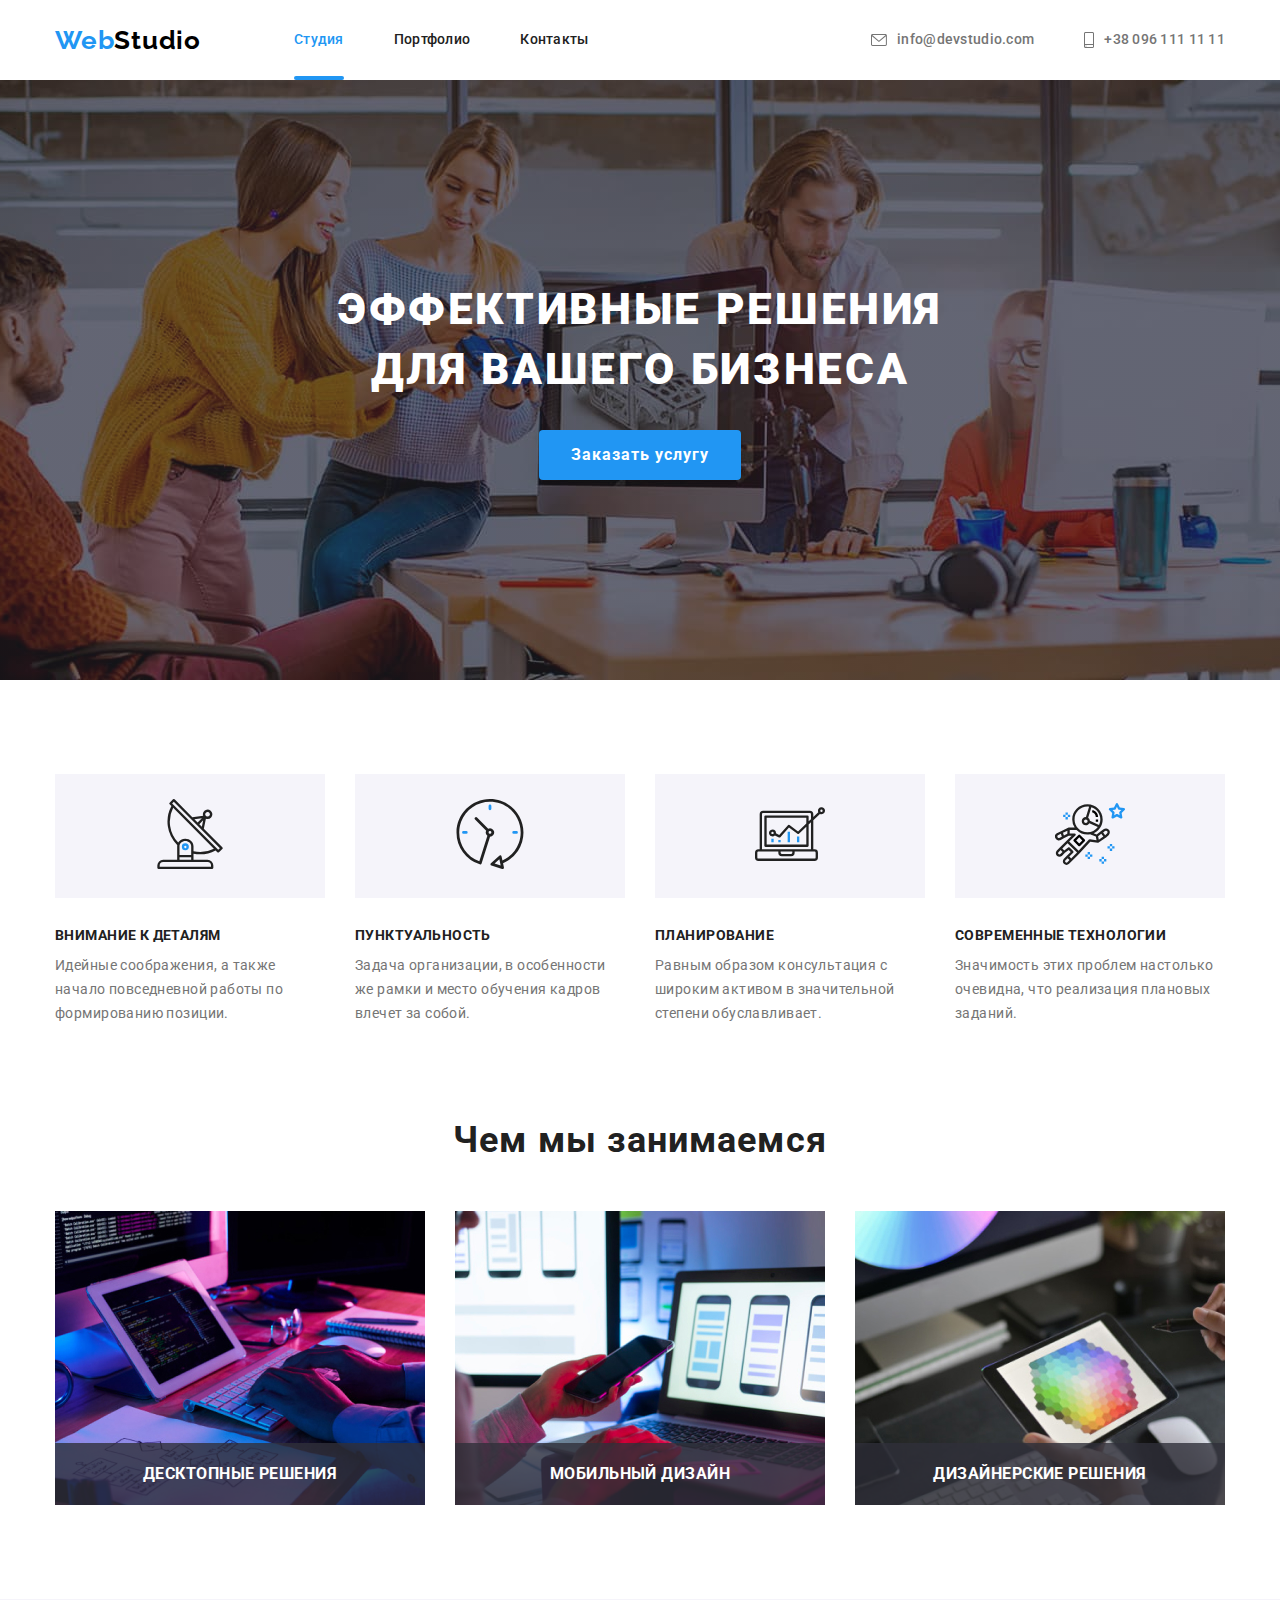
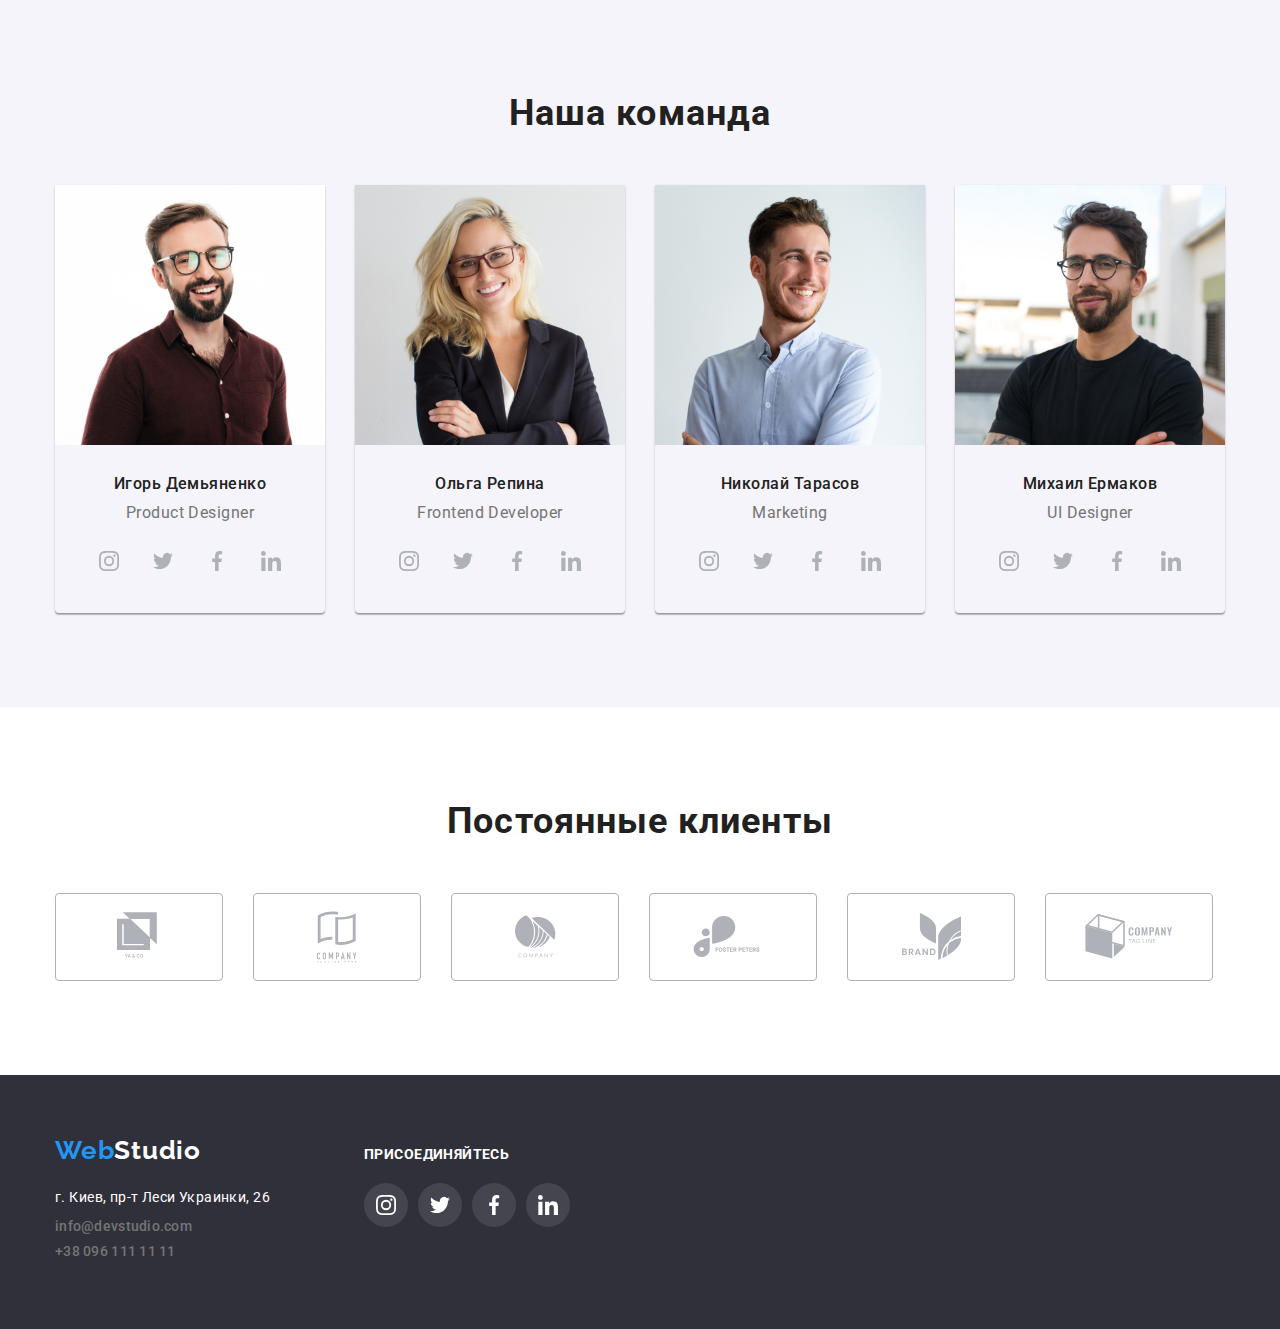
<file: index.html>
<!DOCTYPE html>
<html lang="ru">
  <head>
    <meta charset="UTF-8" />
    <meta name="viewport" content="width=device-width, initial-scale=1.0" />
    <title>Document</title>
    <link
      href="https://fonts.googleapis.com/css2?family=Raleway:wght@700&family=Roboto:wght@400;500;700;900&display=fallback"
      rel="stylesheet"
    />
    <link
      rel="stylesheet"
      href="https://cdnjs.cloudflare.com/ajax/libs/modern-normalize/0.7.0/modern-normalize.min.css"
    />
    <link rel="stylesheet" href="./css/styles.css" />
  </head>
  <body>
    <!--_______________ Шапка_______________ -->
    <header>
      <div class="container header">
        <nav class="header-nav">
          <a class="logo" href="./index.html"><span>Web</span>Studio</a>
          <ul class="header-list">
            <li><a class="link current" href="./index.html">Студия</a></li>
            <li><a class="link" href="./index2.html">Портфолио</a></li>
            <li><a class="link" href="#">Контакты</a></li>
          </ul>
        </nav>
        <address class="header-address">
          <a class="contacts" href="mailto:info@devstudio.com">
            <svg width="16" height="12">
              <use href="./images/symbol-defs.svg#icon-envelope"></use>
            </svg>
            info@devstudio.com</a
          >
          <a class="contacts" href="call:+380961111111"
            ><svg width="10" height="16">
              <use href="./images/symbol-defs.svg#icon-smartphone"></use></svg
            >+38 096 111 11 11</a
          >
        </address>
      </div>
    </header>
    <main>
      <!--______________ Главная секция ______________ -->
      <section class="hero-container">
        <h1 class="hero-title">ЭФФЕКТИВНЫЕ РЕШЕНИЯ<br />ДЛЯ ВАШЕГО БИЗНЕСА</h1>
        <button class="blue-button" data-modal-open type="button">
          Заказать услугу
        </button>
        <!-- <a class="blue-button" data-modal-open href="#">Заказать услугу</a> -->
      </section>

      <!--_____________ Наши преимущества________________ -->
      <section class="our-benefits">
        <div class="container">
          <h2 class="visually-hidden">Наши преимущества</h2>
          <ul class="our-benefits-list">
            <li class="our-benefits-item antenna">
              <div class="background">
                <svg width="70" height="70">
                  <use href="./images/symbol-defs.svg#icon-antenna1"></use>
                </svg>
              </div>
              <h3>Внимание к деталям</h3>
              <p>
                Идейные соображения, а также <br />
                начало повседневной работы по <br />
                формированию позиции.
              </p>
            </li>
            <li class="our-benefits-item clock">
              <div class="background">
                <svg width="70" height="70">
                  <use href="./images/symbol-defs.svg#icon-clock1"></use>
                </svg>
              </div>

              <h3>Пунктуальность</h3>
              <p>
                Задача организации, в особенности <br />
                же рамки и место обучения кадров <br />
                влечет за собой.
              </p>
            </li>
            <li class="our-benefits-item diagram">
              <div class="background">
                <svg width="70" height="70">
                  <use href="./images/symbol-defs.svg#icon-diagram1"></use>
                </svg>
              </div>
              <h3>Планирование</h3>
              <p>
                Равным образом консультация с <br />
                широким активом в значительной <br />
                степени обуславливает.
              </p>
            </li>
            <li class="our-benefits-item austranaut">
              <div class="background">
                <svg width="70" height="70">
                  <use href="./images/symbol-defs.svg#icon-astronaut1"></use>
                </svg>
              </div>
              <h3>Современные технологии</h3>
              <p>
                Значимость этих проблем настолько <br />
                очевидна, что реализация плановых <br />
                заданий.
              </p>
            </li>
          </ul>
        </div>
      </section>
      <!-- _____________Чем мы занимаемся _____________-->
      <section class="basic-section">
        <div class="container">
          <h2 class="section-title">Чем мы занимаемся</h2>
          <ul class="what-we-do-list">
            <li>
              <div class="thumb">
                <img src="./images/box1.jpg" width="370" alt="Планшет" />
                <p class="h3">Десктопные решения</p>
              </div>
            </li>
            <li>
              <div class="thumb">
                <img
                  src="./images/box2.jpg"
                  width="370"
                  alt="Мобильные приложения"
                />
                <p class="h3">Мобильный дизайн</p>
              </div>
            </li>
            <li>
              <div class="thumb">
                <img
                  src="./images/box3.jpg"
                  width="370"
                  alt="Дизайнерские решения"
                />
                <p class="h3">Дизайнерские решения</p>
              </div>
            </li>
          </ul>
        </div>
      </section>
      <!-- ____________Наша команда_____________________ -->
      <section class="basic-section team">
        <div class="container">
          <h2 class="section-title">Наша команда</h2>
          <ul class="our-team-list">
            <li>
              <img
                src="./images/face1.jpg"
                width="270"
                alt="Игорь Демьяненко"
              />
              <h4>Игорь Демьяненко</h4>
              <p>Product Designer</p>
              <ul class="social-network-list">
                <li>
                  <a class="social-network-item" href="#">
                    <svg class="social-network-logo">
                      <use href="./images/symbol-defs.svg#icon-instagram"></use>
                    </svg>
                  </a>
                </li>
                <li>
                  <a class="social-network-item" href="#">
                    <svg class="social-network-logo">
                      <use href="./images/symbol-defs.svg#icon-twitter"></use>
                    </svg>
                  </a>
                </li>
                <li>
                  <a class="social-network-item" href="#">
                    <svg class="social-network-logo">
                      <use href="./images/symbol-defs.svg#icon-facebook"></use>
                    </svg>
                  </a>
                </li>
                <li>
                  <a class="social-network-item" href="#">
                    <svg class="social-network-logo">
                      <use href="./images/symbol-defs.svg#icon-linkedin"></use>
                    </svg>
                  </a>
                </li>
              </ul>
            </li>
            <li>
              <img src="./images/face2.jpg" width="270" alt="Ольга Репина" />
              <h4>Ольга Репина</h4>
              <p>Frontend Developer</p>
              <ul class="social-network-list">
                <li>
                  <a class="social-network-item" href="#">
                    <svg class="social-network-logo">
                      <use href="./images/symbol-defs.svg#icon-instagram"></use>
                    </svg>
                  </a>
                </li>
                <li>
                  <a class="social-network-item" href="#">
                    <svg class="social-network-logo">
                      <use href="./images/symbol-defs.svg#icon-twitter"></use>
                    </svg>
                  </a>
                </li>
                <li>
                  <a class="social-network-item" href="#">
                    <svg class="social-network-logo">
                      <use href="./images/symbol-defs.svg#icon-facebook"></use>
                    </svg>
                  </a>
                </li>
                <li>
                  <a class="social-network-item" href="#">
                    <svg class="social-network-logo">
                      <use href="./images/symbol-defs.svg#icon-linkedin"></use>
                    </svg>
                  </a>
                </li>
              </ul>
            </li>
            <li>
              <img src="./images/face3.jpg" width="270" alt="Николай Тарасов" />
              <h4>Николай Тарасов</h4>
              <p>Marketing</p>
              <ul class="social-network-list">
                <li>
                  <a class="social-network-item" href="#">
                    <svg class="social-network-logo">
                      <use href="./images/symbol-defs.svg#icon-instagram"></use>
                    </svg>
                  </a>
                </li>
                <li>
                  <a class="social-network-item" href="#">
                    <svg class="social-network-logo">
                      <use href="./images/symbol-defs.svg#icon-twitter"></use>
                    </svg>
                  </a>
                </li>
                <li>
                  <a class="social-network-item" href="#">
                    <svg class="social-network-logo">
                      <use href="./images/symbol-defs.svg#icon-facebook"></use>
                    </svg>
                  </a>
                </li>
                <li>
                  <a class="social-network-item" href="#">
                    <svg class="social-network-logo">
                      <use href="./images/symbol-defs.svg#icon-linkedin"></use>
                    </svg>
                  </a>
                </li>
              </ul>
            </li>
            <li>
              <img src="./images/face4.jpg" width="270" alt="Михаил Ермаков" />
              <h4>Михаил Ермаков</h4>
              <p>UI Designer</p>
              <ul class="social-network-list">
                <li>
                  <a class="social-network-item" href="#">
                    <svg class="social-network-logo">
                      <use href="./images/symbol-defs.svg#icon-instagram"></use>
                    </svg>
                  </a>
                </li>
                <li>
                  <a class="social-network-item" href="#">
                    <svg class="social-network-logo">
                      <use href="./images/symbol-defs.svg#icon-twitter"></use>
                    </svg>
                  </a>
                </li>
                <li>
                  <a class="social-network-item" href="#">
                    <svg class="social-network-logo">
                      <use href="./images/symbol-defs.svg#icon-facebook"></use>
                    </svg>
                  </a>
                </li>
                <li>
                  <a class="social-network-item" href="#">
                    <svg class="social-network-logo">
                      <use href="./images/symbol-defs.svg#icon-linkedin"></use>
                    </svg>
                  </a>
                </li>
              </ul>
            </li>
          </ul>
        </div>
      </section>
      <!-- _______________________Постоянные клиенты _____________________ -->
      <section class="basic-section">
        <div class="container">
          <h2 class="section-title">Постоянные клиенты</h2>
          <ul class="clients-list">
            <li class="clients-link">
              <a class="icon-logo" href="#">
                <svg width="44" height="49">
                  <use href="./images/symbol-defs.svg#icon-logo1"></use>
                </svg>
              </a>
            </li>
            <li class="clients-link">
              <a class="icon-logo" href="#">
                <svg width="40" height="52">
                  <use href="./images/symbol-defs.svg#icon-logo2"></use>
                </svg>
              </a>
            </li>
            <li class="clients-link">
              <a class="icon-logo" href="#"
                ><svg width="41" height="43">
                  <use href="./images/symbol-defs.svg#icon-logo3"></use></svg
              ></a>
            </li>
            <li class="clients-link">
              <a class="icon-logo" href="#"
                ><svg width="80" height="42">
                  <use href="./images/symbol-defs.svg#icon-logo4"></use></svg
              ></a>
            </li>
            <li class="clients-link">
              <a class="icon-logo" href="#"
                ><svg width="59" height="47">
                  <use href="./images/symbol-defs.svg#icon-logo5"></use></svg
              ></a>
            </li>
            <li class="clients-link">
              <a class="icon-logo" href="#"
                ><svg width="88" height="45">
                  <use href="./images/symbol-defs.svg#icon-logo6"></use></svg
              ></a>
            </li>
          </ul>
        </div>
      </section>
    </main>
    <!-- ________________Футер_________________________ -->
    <footer class="footer">
      <div class="container">
        <div class="footer-column">
          <a class="logo" href="./index.html"><span>Web</span>Studio</a>
          <address>
            <p>г. Киев, пр-т Леси Украинки, 26</p>
            <a class="contacts" href="mailto:info@devstudio.com"
              >info@devstudio.com</a
            >
            <a class="contacts" href="call:+380961111111">+38 096 111 11 11</a>
          </address>
        </div>
        <div class="footer-column">
          <p class="h3">Присоединяйтесь</p>
          <ul class="social-network-list">
            <li>
              <a class="social-network-item" href="#">
                <svg class="social-network-logo">
                  <use href="./images/symbol-defs.svg#icon-instagram"></use>
                </svg>
              </a>
            </li>
            <li>
              <a class="social-network-item" href="#">
                <svg class="social-network-logo">
                  <use href="./images/symbol-defs.svg#icon-twitter"></use>
                </svg>
              </a>
            </li>
            <li>
              <a class="social-network-item" href="#">
                <svg class="social-network-logo">
                  <use href="./images/symbol-defs.svg#icon-facebook"></use>
                </svg>
              </a>
            </li>
            <li>
              <a class="social-network-item" href="#">
                <svg class="social-network-logo">
                  <use href="./images/symbol-defs.svg#icon-linkedin"></use>
                </svg>
              </a>
            </li>
          </ul>
        </div>
      </div>
    </footer>
    <!-- ________________________________________MОДАЛЬНОЕ ОКНО ______________________________________ -->
    <div class="backdrop is-hidden" data-modal>
      <div class="modal">
        <button class="close-button" data-modal-close>
          <svg class="close" width="30" height="30">
            <use href="./images/symbol-defs.svg#icon-close"></use>
          </svg>
        </button>
      </div>
    </div>
    <script src="./js/modal.js"></script>
  </body>
</html>
</file>
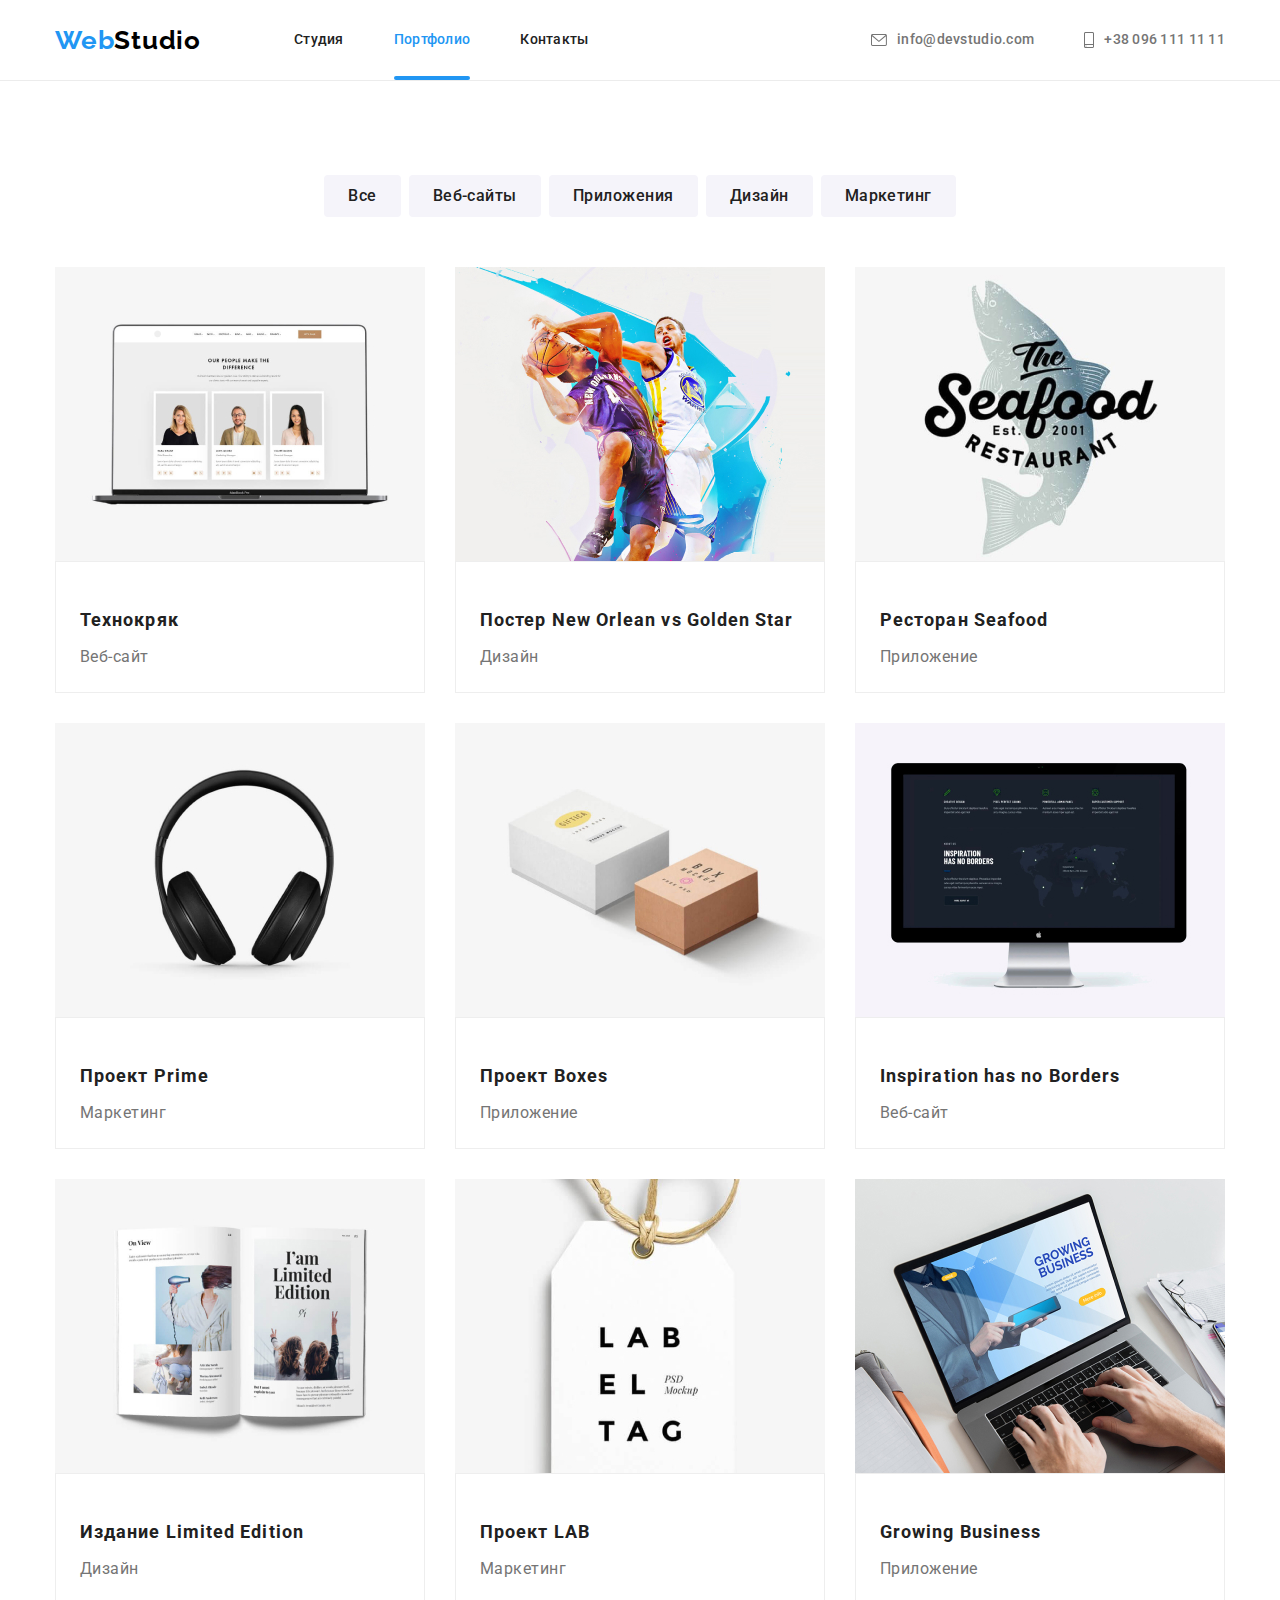
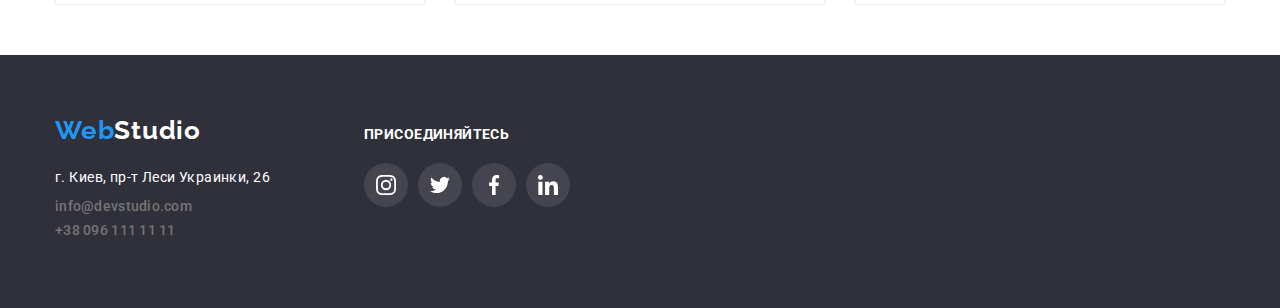
<file: index2.html>
<!DOCTYPE html>
<html lang="ru">
  <head>
    <meta charset="UTF-8" />
    <meta name="viewport" content="width=device-width, initial-scale=1.0" />
    <title>Document</title>
    <link
      href="https://fonts.googleapis.com/css2?family=Raleway:wght@700&family=Roboto:wght@400;500;700;900&display=fallback"
      rel="stylesheet"
    />
    <link
      rel="stylesheet"
      href="https://cdnjs.cloudflare.com/ajax/libs/modern-normalize/0.7.0/modern-normalize.min.css"
    />
    <link rel="stylesheet" href="./css/styles.css" />
  </head>
  <body>
    <!--_______________ Шапка_______________ -->
    <!-- <li><a class="link current" href="">Портфолио</a></li> -->
    <header class="page-header">
      <div class="container header">
        <nav class="header-nav">
          <a class="logo" href="./index.html"><span>Web</span>Studio</a>
          <ul class="header-list">
            <li><a class="link" href="./index.html">Студия</a></li>
            <li><a class="link current" href="./index2.html">Портфолио</a></li>
            <li><a class="link" href="">Контакты</a></li>
          </ul>
        </nav>
        <address class="header-address">
          <a class="contacts" href="mailto:info@devstudio.com">
            <svg width="16" height="12">
              <use href="./images/symbol-defs.svg#icon-envelope"></use>
            </svg>
            info@devstudio.com</a
          >
          <a class="contacts" href="call:+380961111111"
            ><svg width="10" height="16">
              <use href="./images/symbol-defs.svg#icon-smartphone"></use></svg
            >+38 096 111 11 11</a
          >
        </address>
      </div>
    </header>
    <main>
      <!-- Портфолио -->
      <section class="portfolio">
        <h1 class="visually-hidden">Портфолио</h1>
        <!--_______________________________ Кнопки________________________ -->
        <div class="container">
          <div class="gray-button-container">
            <ul class="button-list">
              <li><button class="gray-button" type="button">Все</button></li>
              <li>
                <button class="gray-button" type="button">Веб-сайты</button>
              </li>
              <li>
                <button class="gray-button" type="button">Приложения</button>
              </li>
              <li><button class="gray-button" type="button">Дизайн</button></li>
              <li>
                <button class="gray-button" type="button">Маркетинг</button>
              </li>
            </ul>
          </div>
          <!--____________________________ Примеры работ_____________________ -->
          <div>
            <ul class="portfolio-list">
              <li>
                <a class="portfolio-link" href="#">
                  <div class="portfolio-thumb">
                    <div class="portfolio-overlay">
                      <img
                        src="./images/example_1.jpg"
                        alt="Страница веб-сайта"
                      />
                      <p class="legend">
                        Технокряк это современная площадка распространения
                        коронавируса. Компании используют эту платформу для
                        цифрового шпионажа и атак на защищённые сервера
                        конкурентов.
                      </p>
                    </div>
                  </div>
                  <div class="portfolio-describtion">
                    <h2>Технокряк</h2>
                    <p class="portfolio-title">Веб-сайт</p>
                  </div>
                </a>
              </li>
              <li>
                <a class="portfolio-link" href="#">
                  <div class="portfolio-thumb">
                    <img src="./images/example_2.jpg" alt="Постер-обложка" />
                    <p class="legend">
                      Технокряк это современная площадка распространения
                      коронавируса. Компании используют эту платформу для
                      цифрового шпионажа и атак на защищённые сервера
                      конкурентов.
                    </p>
                  </div>

                  <div class="portfolio-describtion">
                    <h2>Постер New Orlean vs Golden Star</h2>
                    <p class="portfolio-title">Дизайн</p>
                  </div>
                </a>
              </li>
              <li>
                <a class="portfolio-link" href="">
                  <div class="portfolio-thumb">
                    <img src="./images/example_3.jpg" alt="Логотип ресторана" />
                    <p class="legend">
                      Технокряк это современная площадка распространения
                      коронавируса. Компании используют эту платформу для
                      цифрового шпионажа и атак на защищённые сервера
                      конкурентов.
                    </p>
                  </div>

                  <div class="portfolio-describtion">
                    <h2>Ресторан Seafood</h2>
                    <p class="portfolio-title">Приложение</p>
                  </div>
                </a>
              </li>
              <li>
                <a class="portfolio-link" href="#">
                  <div class="portfolio-thumb">
                    <img src="./images/example_4.jpg" alt="Наушники" />
                    <p class="legend">
                      Технокряк это современная площадка распространения
                      коронавируса. Компании используют эту платформу для
                      цифрового шпионажа и атак на защищённые сервера
                      конкурентов.
                    </p>
                  </div>
                  <div class="portfolio-describtion">
                    <h2>Проект Prime</h2>
                    <p class="portfolio-title">Маркетинг</p>
                  </div>
                </a>
              </li>
              <li>
                <a class="portfolio-link" href="">
                  <div class="portfolio-thumb">
                    <img src="./images/example_5.jpg" alt="Макет коробки" />
                    <p class="legend">
                      Технокряк это современная площадка распространения
                      коронавируса. Компании используют эту платформу для
                      цифрового шпионажа и атак на защищённые сервера
                      конкурентов.
                    </p>
                  </div>

                  <div class="portfolio-describtion">
                    <h2>Проект Boxes</h2>
                    <p class="portfolio-title">Приложение</p>
                  </div>
                </a>
              </li>
              <li>
                <a class="portfolio-link" href="">
                  <div class="portfolio-thumb">
                    <img
                      src="./images/example_6.jpg"
                      alt="Дизайн веб-страницы"
                    />
                    <p class="legend">
                      Технокряк это современная площадка распространения
                      коронавируса. Компании используют эту платформу для
                      цифрового шпионажа и атак на защищённые сервера
                      конкурентов.
                    </p>
                  </div>

                  <div class="portfolio-describtion">
                    <h2>Inspiration has no Borders</h2>
                    <p class="portfolio-title">Веб-сайт</p>
                  </div>
                </a>
              </li>
              <li>
                <a class="portfolio-link" href="">
                  <div class="portfolio-thumb">
                    <img src="./images/example_7.jpg" alt="Дизайн книги" />
                    <p class="legend">
                      Технокряк это современная площадка распространения
                      коронавируса. Компании используют эту платформу для
                      цифрового шпионажа и атак на защищённые сервера
                      конкурентов.
                    </p>
                  </div>

                  <div class="portfolio-describtion">
                    <h2>Издание Limited Edition</h2>
                    <p class="portfolio-title">Дизайн</p>
                  </div>
                </a>
              </li>
              <li>
                <a class="portfolio-link" href="">
                  <div class="portfolio-thumb">
                    <img src="./images/example_8.jpg" alt="Бирка" />
                    <p class="legend">
                      Технокряк это современная площадка распространения
                      коронавируса. Компании используют эту платформу для
                      цифрового шпионажа и атак на защищённые сервера
                      конкурентов.
                    </p>
                  </div>

                  <div class="portfolio-describtion">
                    <h2>Проект LAB</h2>
                    <p class="portfolio-title">Маркетинг</p>
                  </div>
                </a>
              </li>
              <li>
                <a class="portfolio-link" href="">
                  <div class="portfolio-thumb">
                    <img src="./images/example_9.jpg" alt="Веб-приложение" />
                    <p class="legend">
                      Технокряк это современная площадка распространения
                      коронавируса. Компании используют эту платформу для
                      цифрового шпионажа и атак на защищённые сервера
                      конкурентов.
                    </p>
                  </div>

                  <div class="portfolio-describtion">
                    <h2>Growing Business</h2>
                    <p class="portfolio-title">Приложение</p>
                  </div>
                </a>
              </li>
            </ul>
          </div>
        </div>
      </section>
    </main>
    <!-- ________________Футер_________________________ -->
    <footer class="footer">
      <div class="container">
        <div class="footer-column">
          <a class="logo" href="./index.html"><span>Web</span>Studio</a>
          <address>
            <p>г. Киев, пр-т Леси Украинки, 26</p>
            <a class="contacts" href="mailto:info@devstudio.com"
              >info@devstudio.com</a
            >
            <a class="contacts" href="call:+380961111111">+38 096 111 11 11</a>
          </address>
        </div>
        <div class="footer-column">
          <p class="h3">Присоединяйтесь</p>
          <ul class="social-network-list">
            <li>
              <a class="social-network-item" href="#">
                <svg class="social-network-logo">
                  <use href="./images/symbol-defs.svg#icon-instagram"></use>
                </svg>
              </a>
            </li>
            <li>
              <a class="social-network-item" href="#">
                <svg class="social-network-logo">
                  <use href="./images/symbol-defs.svg#icon-twitter"></use>
                </svg>
              </a>
            </li>
            <li>
              <a class="social-network-item" href="#">
                <svg class="social-network-logo">
                  <use href="./images/symbol-defs.svg#icon-facebook"></use>
                </svg>
              </a>
            </li>
            <li>
              <a class="social-network-item" href="#">
                <svg class="social-network-logo">
                  <use href="./images/symbol-defs.svg#icon-linkedin"></use>
                </svg>
              </a>
            </li>
          </ul>
        </div>
      </div>
    </footer>
  </body>
</html>
</file>
<file: css/styles.css>
:root {
  --primary-text-color: #212121;
  --secondary-text-color: #757575;
  --accent-text-color: #2196f3;
}

/* ______________Общее форматирование_____________ */
body {
  font-family: Roboto, sans-serif;
  font-style: normal;
}
img {
  display: block;
  max-width: 100%;
  height: auto;
}

ul {
  list-style-type: none;
  margin: 0;
  padding: 0;
}

.visually-hidden:not(:focus):not(:active),
input[type="checkbox"].visually-hidden,
input[type="radio"].visually-hidden {
  position: absolute;

  width: 1px;
  height: 1px;
  margin: -1px;
  border: 0;
  padding: 0;

  white-space: nowrap;

  clip-path: inset(100%);
  clip: rect(0 0 0 0);
  overflow: hidden;
}

/* __________________ Логотип ___________________ */
.logo {
  font-family: Raleway, sans-serif;
  color: black;
  font-weight: bold;
  font-size: 26px;
  line-height: 1.19;
  letter-spacing: 0.03em;
  text-decoration: none;

  margin-right: 93px;
  display: block;
  /* padding-top: 24px;
  padding-bottom: 25px; */
}
.logo > span {
  color: var(--accent-text-color);
}

/* ________________ Навигация в шапке ____________*/
.header-list {
  display: flex;
}

.header-list > li:not(last-child) {
  margin-right: 50px;
}
.header-address {
  display: flex;
  margin-left: auto;
}
.header-address .contacts {
  padding-top: 32px;
  padding-bottom: 32px;
  align-items: center;
}
.header-nav {
  display: flex;
  align-items: center;
}
.container.header {
  display: flex;
  text-align: center;
}
.page-header {
  border-bottom: 1px solid #ececec;
}
.link {
  display: block;
  padding-top: 32px;
  padding-bottom: 32px;
  position: relative;

  color: var(--primary-text-color);
  font-weight: 500;
  font-size: 14px;
  line-height: 1.14;
  letter-spacing: 0.02em;
  list-style-type: none;
  text-decoration: none;

  transition: color;
  transition-duration: 250ms;
  transition-timing-function: cubic-bezier(0.4, 0, 0.2, 1);
}

.link::after {
  content: "";
  display: block;
  position: absolute;
  bottom: 0;
  width: 100%;
  height: 4px;
  background-color: var(--accent-text-color);
  border-radius: 4px;
  opacity: 0;
}

.link:hover,
.link:focus {
  color: var(--accent-text-color);
}

.contacts {
  color: var(--secondary-text-color);
  font-weight: 500;
  font-style: normal;
  font-size: 14px;
  line-height: 1.14;
  letter-spacing: 0.02em;
  text-decoration: none;
  display: flex;
  margin-right: 50px;
  transition: color;
  transition-duration: 250ms;
  transition-timing-function: cubic-bezier(0.4, 0, 0.2, 1);
}
.contacts svg {
  margin-right: 10px;
  fill: currentColor;
}
.contacts:last-child {
  margin-right: 0;
}
.contacts:hover,
.contacts:focus {
  color: var(--accent-text-color);
}

.contacts svg:hover,
.contacts svg:focus {
  fill: var(--accent-text-color);
}
.container {
  width: 1200px;
  padding-right: 15px;
  padding-left: 15px;
  margin-left: auto;
  margin-right: auto;
}

/* ___________________ Главная секция________________ */
.hero-container {
  height: 600px;
  max-width: 1600px;
  margin-right: auto;
  margin-left: auto;
  background-repeat: no-repeat;
  background-position: center;
  background-size: cover;

  background-image: linear-gradient(
      rgba(47, 48, 58, 0.4),
      rgba(47, 48, 58, 0.4)
    ),
    url(../images/Hero_Img.jpg);

  background-color: #c4c4c4;
  text-align: center;
  padding-top: 200px;
}
.hero-title {
  margin-top: 0;
  margin-bottom: 30px;
  font-weight: 900;
  font-size: 44px;
  line-height: 1.36;
  letter-spacing: 0.06em;
  text-transform: uppercase;
  color: #ffffff;
}
.blue-button {
  display: inline-block;
  padding: 10px 32px;
  min-width: 200px;
  min-height: 50px;
  box-shadow: 0px 4px 4px rgba(0, 0, 0, 0.15);
  border-radius: 4px;
  border: none;
  cursor: pointer;

  color: #ffffff;
  font-size: 16px;
  line-height: 1.87;
  letter-spacing: 0.06em;
  background-color: var(--accent-text-color);
  font-weight: bold;
  text-decoration: none;
  text-align: center;
}

/*________________ Наши преимущества________________*/

.our-benefits {
  padding-top: 94px;
  /* padding-bottom: 94px; */
}
.our-benefits-list {
  display: flex;
}

.our-benefits-item svg {
  margin: 25px 100px;
}
div.background {
  background-color: #f5f4fa;
}
.our-benefits-item {
  width: 270px;
}
.our-benefits-item:not(:last-child) {
  margin-right: 30px;
}

.our-benefits h3 {
  color: var(--primary-text-color);
  font-weight: bold;
  font-size: 14px;
  line-height: 1.14;
  letter-spacing: 0.03em;
  text-transform: uppercase;
  margin-top: 30px;
  margin-bottom: 10px;
}
.our-benefits p {
  color: var(--secondary-text-color);
  font-size: 14px;
  line-height: 1.7;
  letter-spacing: 0.03em;
  margin-top: 0;
  margin-bottom: 0;
}

/*  __________________Чем мы занимаемся ____________ */

.what-we-do-list {
  display: flex;
}
.what-we-do-list li:not(:last-child) {
  margin-right: 30px;
}
.section-title {
  color: var(--primary-text-color);
  font-weight: bold;
  font-size: 36px;
  line-height: 1.16;
  text-align: center;
  letter-spacing: 0.03em;
  margin-top: 0;
  margin-bottom: 50px;
}
.thumb {
  position: relative;
}
.thumb .h3 {
  position: absolute;
  padding-top: 22px;
  padding-bottom: 22px;
  bottom: 0;
  right: 0;
  left: 0;
  text-transform: uppercase;
  text-align: center;
  font-weight: bold;
  color: #ffffff;

  background-color: rgba(47, 48, 58, 0.8);
}

/* ________________________Наша команда__________________ */
.basic-section {
  padding-top: 94px;
  padding-bottom: 94px;
}
.basic-section.team {
  background-color: #f5f4fa;
}
.our-team-list {
  display: flex;
}
.our-team-list > li:not(:last-child) {
  margin-right: 30px;
}
.our-team-list > li {
  box-shadow: 0px 1px 3px rgba(0, 0, 0, 0.12), 0px 1px 1px rgba(0, 0, 0, 0.14),
    0px 2px 1px rgba(0, 0, 0, 0.2);
  border-radius: 0px 0px 4px 4px;
  text-align: center;
  padding-bottom: 30px;
}

.basic-section h4 {
  color: var(--primary-text-color);
  font-weight: 500;
  font-size: 16px;
  line-height: 1.18;
  letter-spacing: 0.03em;
  margin-top: 30px;
  margin-bottom: 10px;
}
.basic-section p {
  color: var(--secondary-text-color);
  font-weight: normal;
  font-size: 16px;
  line-height: 1.18;
  letter-spacing: 0.03em;
  margin-top: 0;
  margin-bottom: 0;
}
/* Список соцсетей */
.social-network-list {
  display: flex;
  justify-content: center;
  margin-top: 16px;
}
.social-network-list > li:not(:last-child) {
  margin-right: 10px;
}

.social-network-item {
  display: flex;
  justify-content: center;
  align-items: center;
  width: 44px;
  height: 44px;
  border-radius: 50%;

  transition: all;
  transition-duration: 250ms;
  transition-timing-function: cubic-bezier(0.4, 0, 0.2, 1);
}
.social-network-logo {
  width: 20px;
  height: 20px;
  fill: #afb1b8;

  transition: fill;
  transition-duration: 250ms;
  transition-timing-function: cubic-bezier(0.4, 0, 0.2, 1);
}
.social-network-item:hover .social-network-logo,
.social-network-item:focus .social-network-logo {
  fill: #ffffff;
}
.social-network-item:hover,
.social-network-item:focus {
  background-color: var(--accent-text-color);
}

/* ____________________Постоянные клиенты____________________ */
.clients-list {
  display: flex;
}
.icon-logo {
  display: flex;
  width: 168px;
  height: 88px;
  border: 1px solid #afb1b8;
  border-radius: 4px;
  justify-content: center;
  align-items: center;

  transition: border;
  transition-duration: 250ms;
  transition-timing-function: cubic-bezier(0.4, 0, 0.2, 1);
}
.icon-logo svg {
  fill: #afb1b8;

  transition: fill;
  transition-duration: 250ms;
  transition-timing-function: cubic-bezier(0.4, 0, 0.2, 1);
}

/* __________________________________Анимаци при ховере  */

.icon-logo:hover svg,
.icon-logo:focus svg {
  fill: var(--accent-text-color);
}
.icon-logo:hover,
.icon-logo:focus {
  border: 1px solid #2196f3;
}

.clients-link {
  border-radius: 4px;
  justify-content: center;
  align-items: center;
}
.clients-link:not(:last-child) {
  margin-right: 30px;
}
/* _________________Футер________________________ */

.footer > .container {
  display: flex;
}
.footer-column:not(:last-child) {
  margin-right: 70px;
}

.footer {
  /* margin-top: 94px; */
  padding-top: 60px;
  padding-bottom: 60px;
  background-color: #2f303a;
}
.footer .logo {
  color: #ffffff;
  margin-bottom: 20px;
}
.footer p {
  color: #ffffff;
  font-weight: normal;
  font-style: normal;
  font-size: 14px;
  line-height: 1.71;
  letter-spacing: 0.03em;
  background-color: #2f303a;
  margin-top: 9px;
  margin-bottom: 9px;
}
.footer .h3 {
  font-weight: bold;
  font-size: 14px;
  line-height: 1.14;
  letter-spacing: 0.03em;
  text-transform: uppercase;
  margin-top: 12px;
  margin-bottom: 20px;
}
.footer .contacts {
  margin-bottom: 9px;
}
.footer .social-network-logo {
  fill: #ffffff;
}

.footer .social-network-item {
  background-color: rgba(255, 255, 255, 0.1);

  transition: all;
  transition-duration: 250ms;
  transition-timing-function: cubic-bezier(0.4, 0, 0.2, 1);
}
.footer .social-network-item:hover,
.footer .social-network-item:focus {
  background-color: var(--accent-text-color);
}

/* __________________________________Модальное окно _____________________________ */

.backdrop {
  position: fixed;
  top: 0;
  right: 0;

  width: 100%;
  height: 100%;

  background-color: rgba(0, 0, 0, 0.2);
}

.backdrop.is-hidden {
  opacity: 0;
  pointer-events: none;
  transition: linear 500ms;
}

.is-hidden .modal {
  transform: scale(0.1);
}
.modal {
  transform: scale(1);
  position: absolute;
  top: 50%;
  left: 50%;
  transform: translate(-50%, -50%);

  transition: transform 250ms;
  min-width: 528px;
  min-height: 581px;
  background-color: #ffffff;
}
.close-button {
  position: absolute;
  display: flex;
  top: 8px;
  right: 8px;

  width: 30px;
  height: 30px;
  border: none;
  margin: 0;
  padding: 0;
  background-color: #fff;
}
.close {
  border-radius: 50%;
  border: 1px solid rgba(0, 0, 0, 0.1);
}

/* ____________СТРАНИЦА ПОРТФОЛИО__________________
/* ____________Эффект текущей страницы_____________ */
.link.current {
  color: var(--accent-text-color);
}
.link.current::after {
  opacity: 1;
}

/*  ______________Кнопки_______________________ */
.button-list {
  display: flex;
  justify-content: center;
  margin-bottom: 50px;
}
.button-list li:not(:last-child) {
  margin-right: 8px;
}
.portfolio .container {
  margin-top: 94px;
  margin-bottom: 50px;
}
.portfolio .gray-button {
  border-radius: 4px;
  border-color: transparent;
  padding: 6px 22px;

  font-weight: 500;
  font-size: 16px;
  line-height: 1.62;
  text-align: center;
  letter-spacing: 0.03em;
  color: var(--primary-text-color);
  background-color: #f5f4fa;

  transition: all;
  transition-duration: 250ms;
  transition-timing-function: cubic-bezier(0.4, 0, 0.2, 1);
}

.gray-button:hover,
.gray-button:focus {
  color: #ffffff;
  background-color: var(--accent-text-color);
}

/* __________________Примеры работ_________________ */
.portfolio-thumb {
  position: relative;
  overflow: hidden;
}
.portfolio-thumb::before {
  position: absolute;

  content: "";
  background-color: rgba(33, 150, 243, 0.9);
  width: 100%;
  height: 100%;
  transform: translateY(101%);

  transition: transform;
  transition-duration: 250ms;
  transition-timing-function: cubic-bezier(0.4, 0, 0.2, 1);
}
.legend {
  position: absolute;
  top: 100%;
  /* transform: translateY(101%); */

  padding: 63px 24px;
  margin-top: 0;
  margin-bottom: 0;

  font-size: 18px;
  line-height: 1.56;
  font-style: normal;
  font-weight: normal;
  letter-spacing: 0.03em;
  color: #ffffff;

  transition: transform;
  transition-duration: 250ms;
  transition-timing-function: cubic-bezier(0.4, 0, 0.2, 1);
}
.portfolio-link:hover .legend {
  transform: translateY(-100%);
  /* top: 0; */
}

.portfolio-link:hover .portfolio-thumb::before {
  transform: translateY(0);
}

.portfolio-list {
  display: flex;
  flex-wrap: wrap;
}
.portfolio-describtion {
  background: #ffffff;
  border: 1px solid #eeeeee;
  padding: 20px 24px;
}
.portfolio-list li {
  max-width: 370px;
  margin-right: 30px;
  margin-bottom: 30px;

  transition: all;
  transition-duration: 250ms;
  transition-timing-function: cubic-bezier(0.4, 0, 0.2, 1);
}
.portfolio-list li:nth-child(3n) {
  margin-right: 0;
}
.portfolio-list li:nth-last-child(-n + 3) {
  margin-bottom: 0;
}
.portfolio-list li:hover,
.portfolio-list li:focus {
  box-shadow: 0px 1px 1px rgba(0, 0, 0, 0.12), 0px 4px 4px rgba(0, 0, 0, 0.06),
    1px 4px 6px rgba(0, 0, 0, 0.16);
}

.portfolio-list a {
  text-decoration: none;
  display: inline-block;
}
.portfolio h2 {
  color: var(--primary-text-color);
  font-weight: bold;
  font-size: 18px;
  line-height: 2;
  letter-spacing: 0.06em;
  text-decoration: none;
  margin-top: 20px;
  margin-bottom: 4px;
}
.portfolio-title {
  color: var(--secondary-text-color);
  font-weight: normal;
  font-size: 16px;
  line-height: 1.87;
  letter-spacing: 0.03em;
  margin-top: 0;
  margin-bottom: 0;
}
</file>
